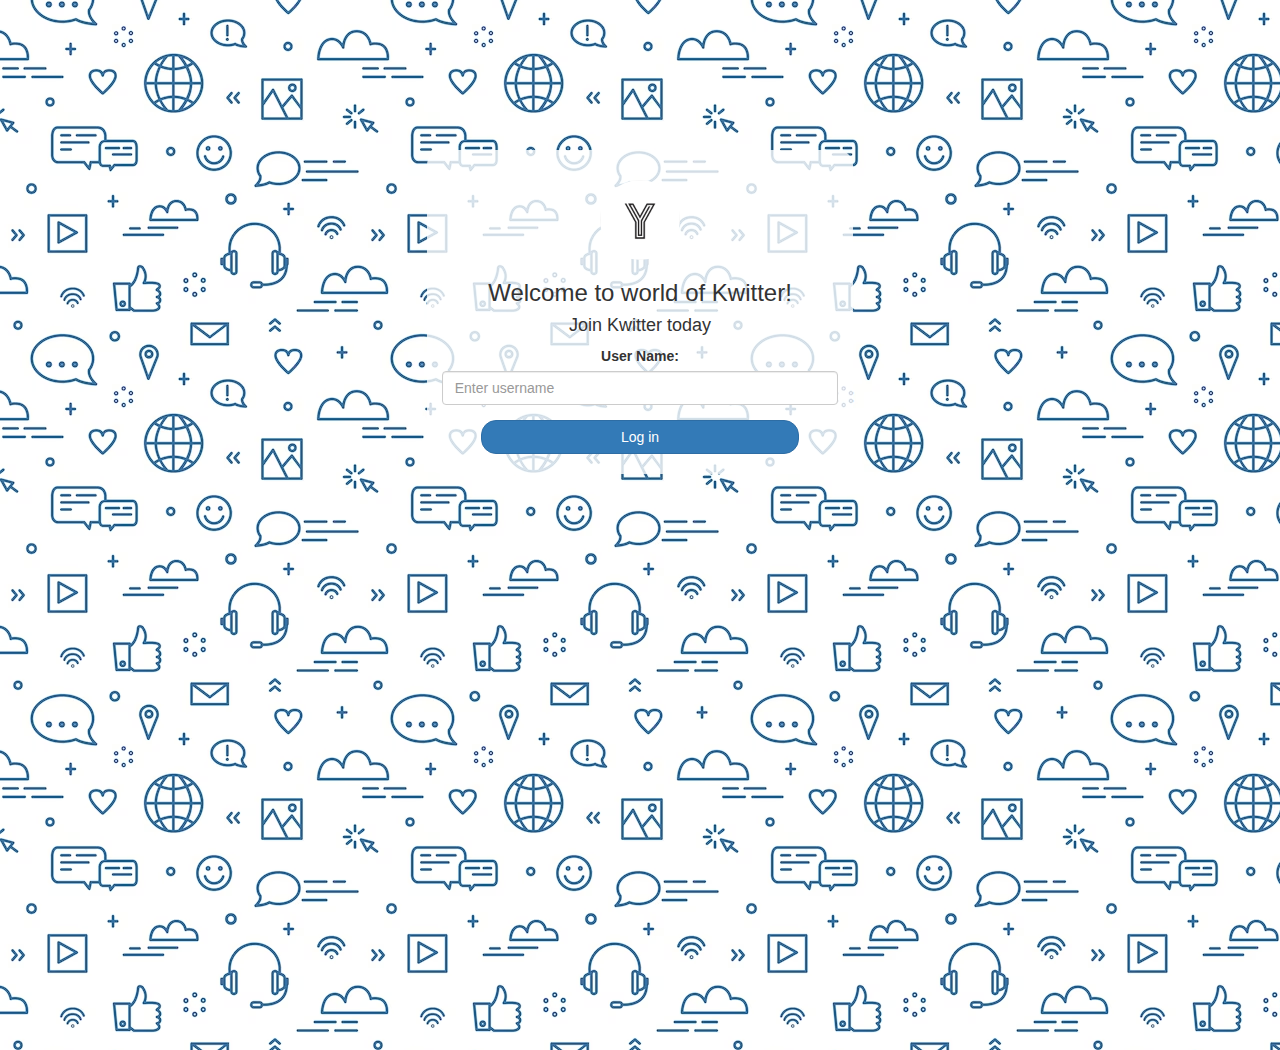
<file: index.html>
<!DOCTYPE html>
<html>
<head>
	<title>Kwitter</title>
<link href="https://fonts.googleapis.com/css?family=Yeon+Sung&display=swap" rel="stylesheet"><meta name="viewport" content="width=device-width, initial-scale=1">

<link rel="stylesheet" href="https://maxcdn.bootstrapcdn.com/bootstrap/3.4.0/css/bootstrap.min.css">
<script src="https://ajax.googleapis.com/ajax/libs/jquery/3.4.1/jquery.min.js"></script>
<script src="https://maxcdn.bootstrapcdn.com/bootstrap/3.4.0/js/bootstrap.min.js"></script>

<link rel="stylesheet" type="text/css" href="style.css">
<script src="kwitter.js"></script>
</head>
<body background="white-background.avif">
<center>

	<div class="col-lg-4 col-md-6 col-sm-6 col-xs-11 login_div">
	<img src="Y.png" class="logo">
		<h3 >Welcome to world of Kwitter!</h3>
		<h4 >Join Kwitter today</h4>
		<div class="form-group">
		  <label >User Name:</label>
		  <input type="text" id="input_name" class="form-control" placeholder="Enter username">

		</div>
		<button id="login_button" class="btn btn-primary" onclick="adduser()">Log in</button>
		<br><br>
	</div>
</center>
</body>
</html>
</file>
<file: style.css>
html, body
{
  height: 100%;
  margin: 0;
}

.header
{
	font-weight: bold;
	font-family: 'Times New Roman', Times, serif;
}
.header img
{
	width: 80px;margin-left: -15px;
}

.login_div
{
	background: rgba(255,255,255,0.8);float: none;border-radius: 15px;
	margin-top: 150px;
}

.logo
{
	width: 80px;margin-top: 30px;border-radius: 40px;
}

#login_button
{
	width: 80%;border-radius: 15px;
}

.room_name
{
	cursor: pointer;
	font-size: 20px;
}


#logout
{
	font-size: 20px; float: right;
}


#output
{
	padding: 10px; width:80%;background: rgba(255,255,255,0.8);border-radius: 15px;
}

.input_div_room_page
{
	width: 80%;
}

.input_div label
{
	color: white;font-size: 20px;
}


.input_div_message_page
{
	position: fixed;bottom: 0px;width: 100%;background: rgba(255,255,255,0.8);
}
.input_div_message_page label
{
	color: black;
}
.input_div_message_page #msg
{
	width: 80%;
}
.input_div_message_page button
{
	margin-top: 15px;
	width: 50%; 
}
.color_white
{
	color: white
}

.user_tick
{
	width:20px;
}
.message_h4
{
	padding-left:5px;color:grey;
}
</file>
